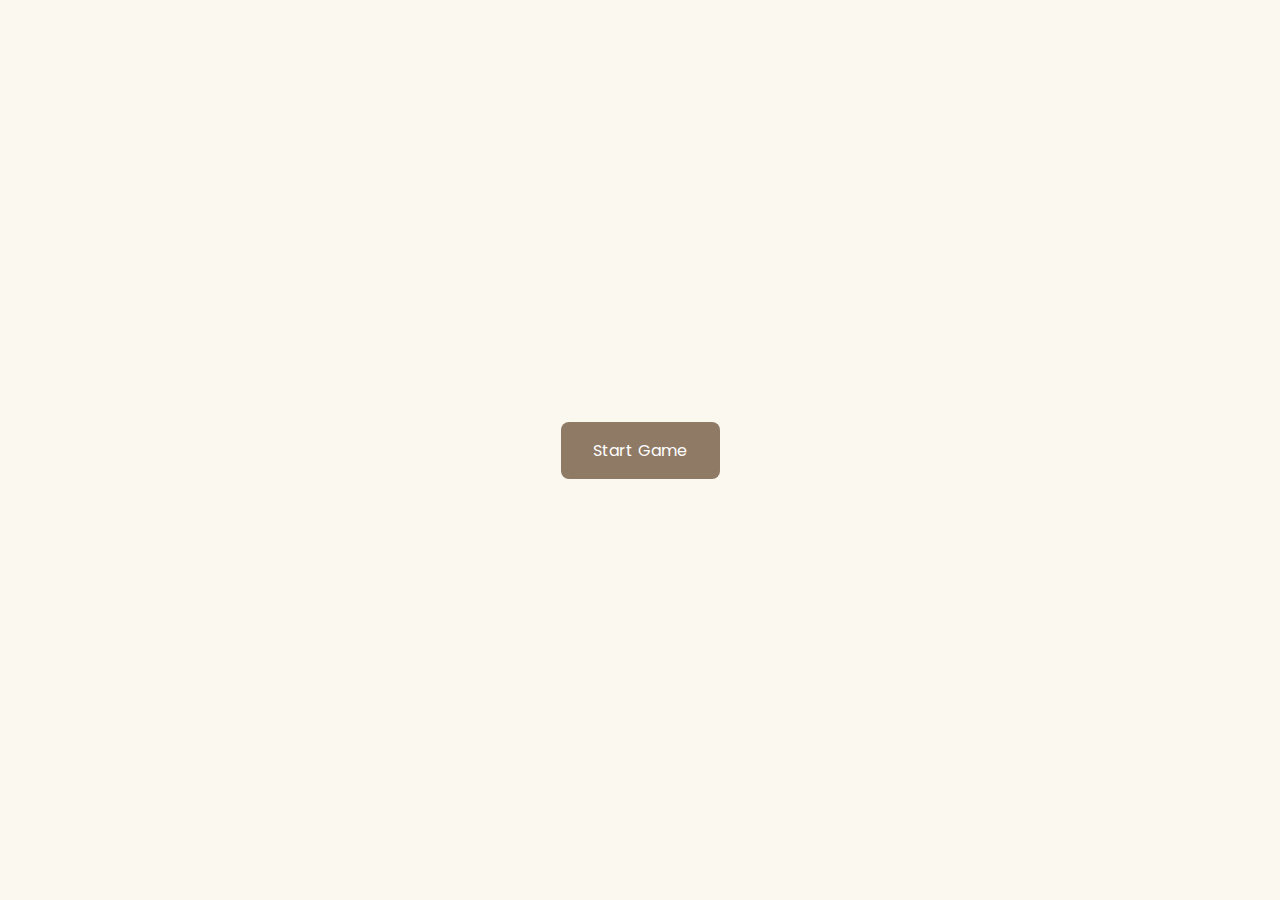
<file: html javascript projects/2048-touch-screen/index.html>
<!DOCTYPE html>
<html lang="en">
  <head>
    <meta name="viewport" content="width=device-width, initial-scale=1.0" />
    <title>2048 Game</title>
    <!-- Google Fonts -->
    <link
      href="https://fonts.googleapis.com/css2?family=Poppins:wght@400;600&display=swap"
      rel="stylesheet"
    />
    <!-- Stylesheet-->
    <link rel="stylesheet" href="style.css" />
  </head>
  <body>
    <div class="container hide">
      <div class="heading">
        <h1>2048</h1>
        <div class="score-container">
          Score:
          <span id="score">0</span>
        </div>
      </div>
      <div class="grid"></div>
    </div>
    <div class="cover-screen">
      <h2 id="over-text" class="hide">Game Over</h2>
      <p id="result"></p>
      <button id="start-button">Start Game</button>
    </div>
    <!-- Script -->
    <script src="script.js"></script>
  </body>
</html>
</file>
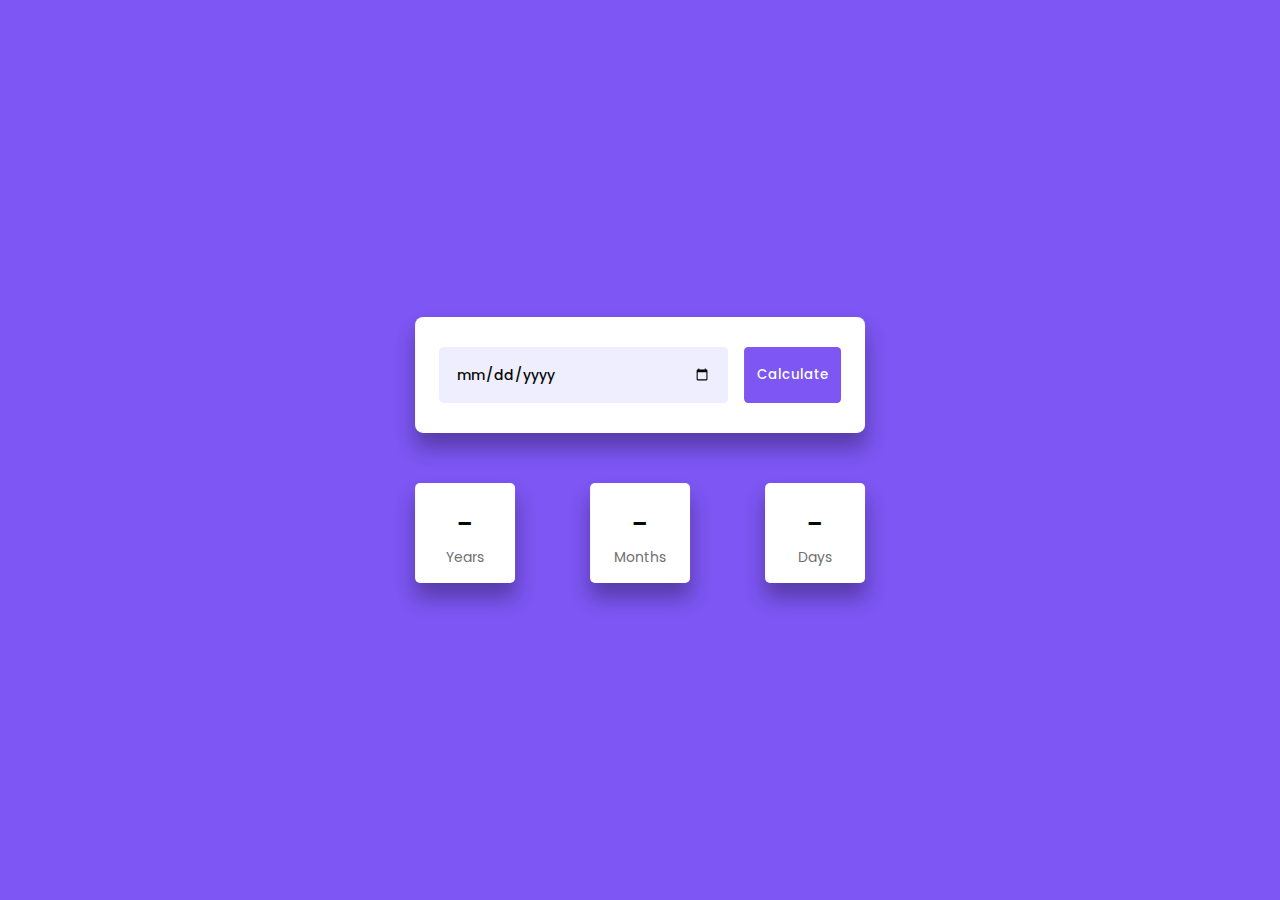
<file: html javascript projects/Age Calculator Javascript/index.html>
<!DOCTYPE html>
<html lang="en">
  <head>
    <meta name="viewport" content="width=device-width, initial-scale=1.0" />
    <title>Age Calculator</title>
    <!-- Google Fonts -->
    <link
      href="https://fonts.googleapis.com/css2?family=Poppins:wght@400;500&display=swap"
      rel="stylesheet"
    />
    <!-- Stylesheet -->
    <link rel="stylesheet" href="style.css" />
  </head>
  <body>
    <div class="container">
      <div class="input-wrapper">
        <input type="date" id="date-input" />
        <button id="calc-age-btn">Calculate</button>
      </div>
      <div class="output-wrapper">
        <div>
          <span id="years">-</span>
          <p>Years</p>
        </div>
        <div>
          <span id="months">-</span>
          <p>Months</p>
        </div>
        <div>
          <span id="days">-</span>
          <p>Days</p>
        </div>
      </div>
    </div>
    <!-- Script -->
    <script src="script.js"></script>
  </body>
</html>
</file>
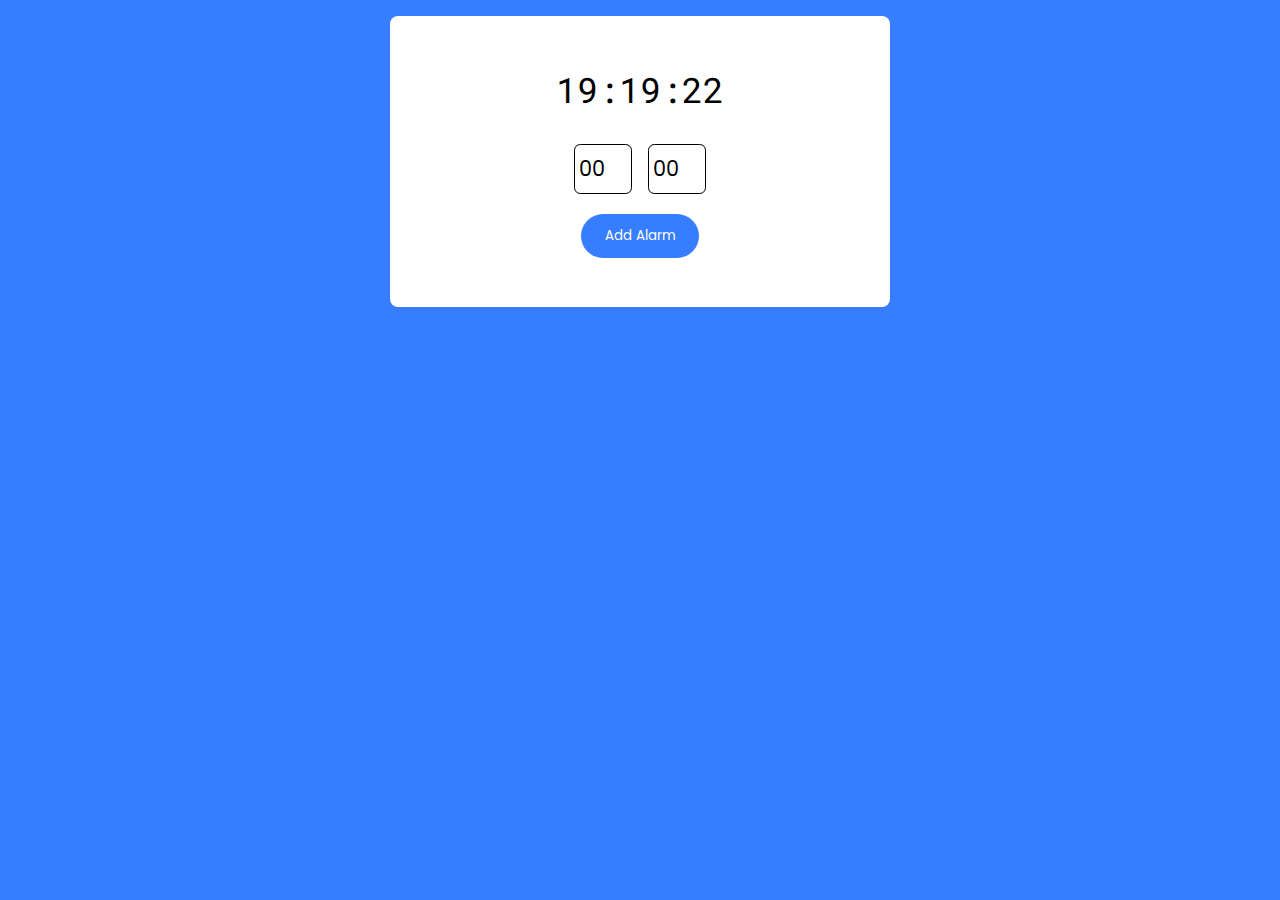
<file: html javascript projects/Alarm App/index.html>
<!DOCTYPE html>
<html lang="en">
  <head>
    <meta name="viewport" content="width=device-width, initial-scale=1.0" />
    <title>Alarm App</title>
    <!-- Font Awesome Icons -->
    <link
      rel="stylesheet"
      href="https://cdnjs.cloudflare.com/ajax/libs/font-awesome/6.2.1/css/all.min.css"
    />
    <!-- Google Fonts -->
    <link
      href="https://fonts.googleapis.com/css2?family=Poppins&family=Roboto+Mono:wght@500&display=swap"
      rel="stylesheet"
    />
    <!-- Stylesheet -->
    <link rel="stylesheet" href="style.css" />
  </head>
  <body>
    <div class="wrapper">
      <div class="timer-display">00:00:00</div>
      <div class="container">
        <div class="inputs">
          <input
            type="number"
            id="hourInput"
            placeholder="00"
            min="0"
            max="23"
          />
          <input
            type="number"
            id="minuteInput"
            placeholder="00"
            min="0"
            max="59"
          />
        </div>
        <button id="set">Add Alarm</button>
        <div class="activeAlarms"></div>
      </div>
    </div>
    <!-- Script -->
    <script src="script.js"></script>
  </body>
</html>
</file>
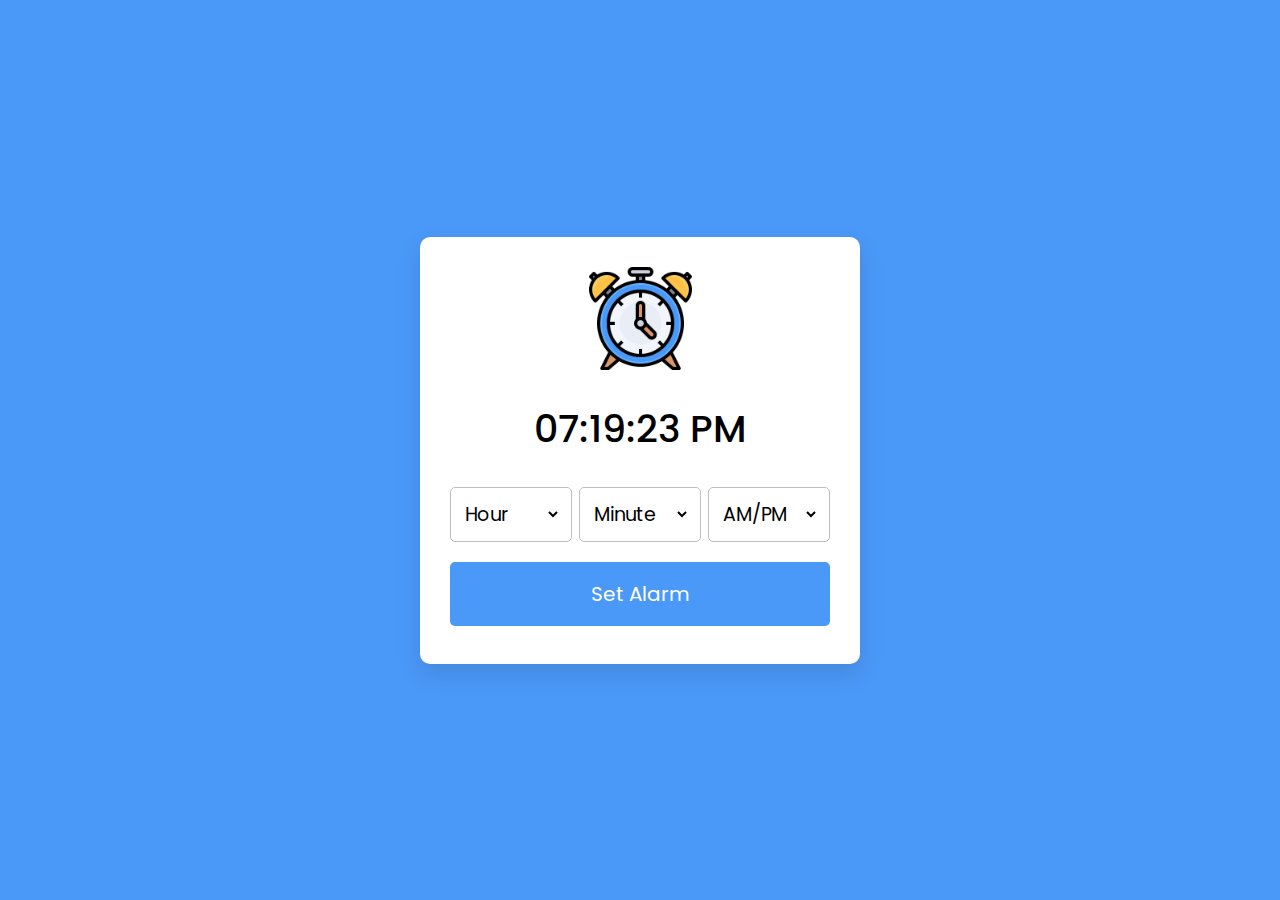
<file: html javascript projects/Alarm Clock in JavaScript/index.html>
<!DOCTYPE html>
<!-- Coding By CodingNepal - youtube.com/codingnepal -->
<html lang="en" dir="ltr">
  <head>
    <meta charset="utf-8">
    <title>Alarm Clock in JavaScript | CodingNepal</title>
    <link rel="stylesheet" href="style.css">
    <meta name="viewport" content="width=device-width, initial-scale=1.0">
  </head>
  <body>
    <div class="wrapper">
      <img src="./files/clock.svg" alt="clock">
      <h1>00:00:00 PM</h1>
      <div class="content">
        <div class="column">
          <select>
            <option value="Hour" selected disabled hidden>Hour</option>
          </select>
        </div>
        <div class="column">
          <select>
            <option value="Minute" selected disabled hidden>Minute</option>
          </select>
        </div>
        <div class="column">
          <select>
            <option value="AM/PM" selected disabled hidden>AM/PM</option>
          </select>
        </div>
      </div>
      <button>Set Alarm</button>
    </div>

    <script src="script.js"></script>

  </body>
</html>
</file>
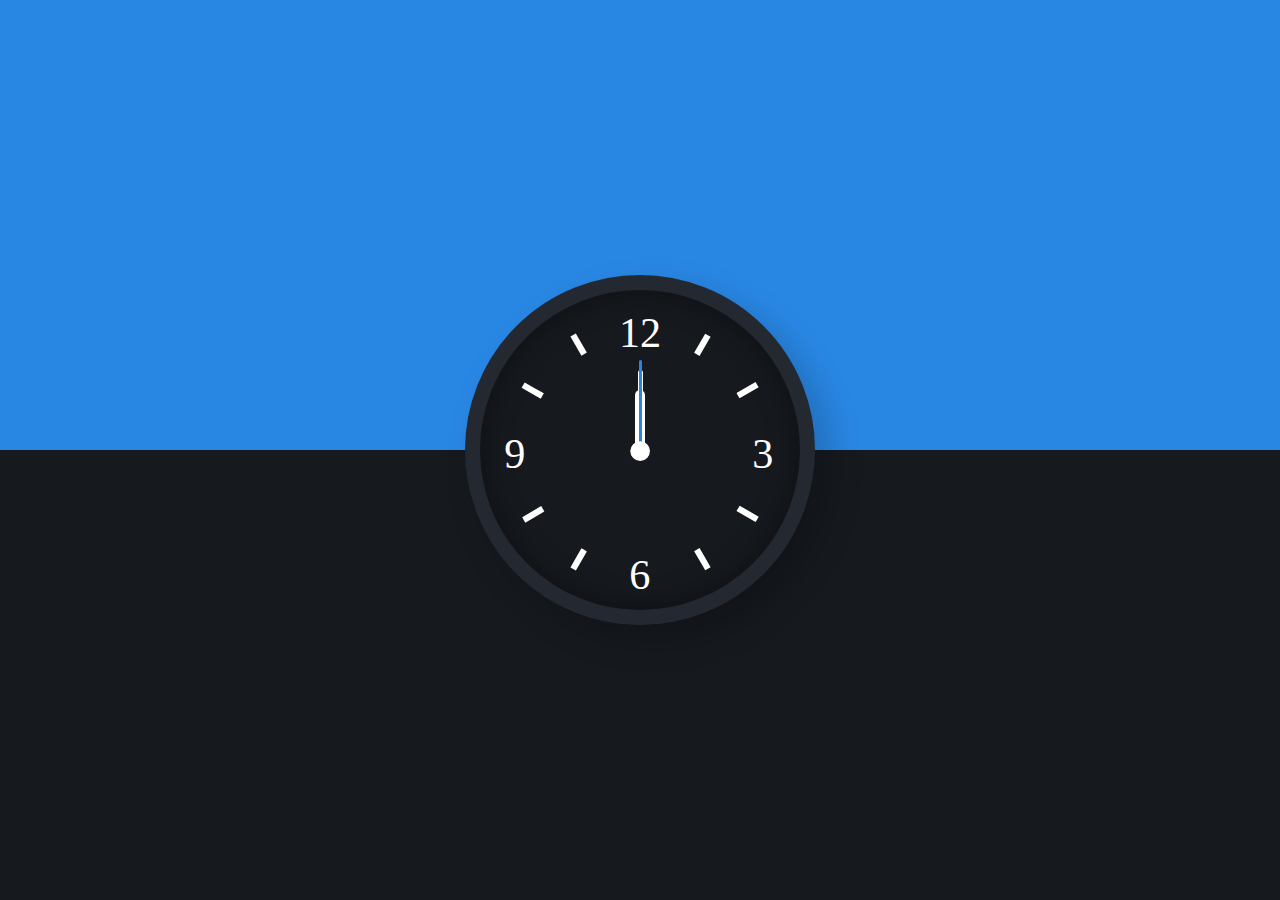
<file: html javascript projects/Analog Clock/index.html>
<!DOCTYPE html>
<html lang="en">
<head>
    <meta name="viewport" content="width=device-width, initial-scale=1.0">
    <title>Analog Clock</title>
    <!-- Stylesheet-->
    <link rel="stylesheet" href="style.css">   
</head>
<body>
    <div class="clock">
        <div class="hour hand" id="hour"></div>
        <div class="minute hand" id="minute"></div>
        <div class="seconds hand" id="seconds"></div>
        <img src="clock template.svg" alt="clock">
    </div>
    <!-- Script -->
    <script src="script.js"></script>
</body>
</html>
</file>
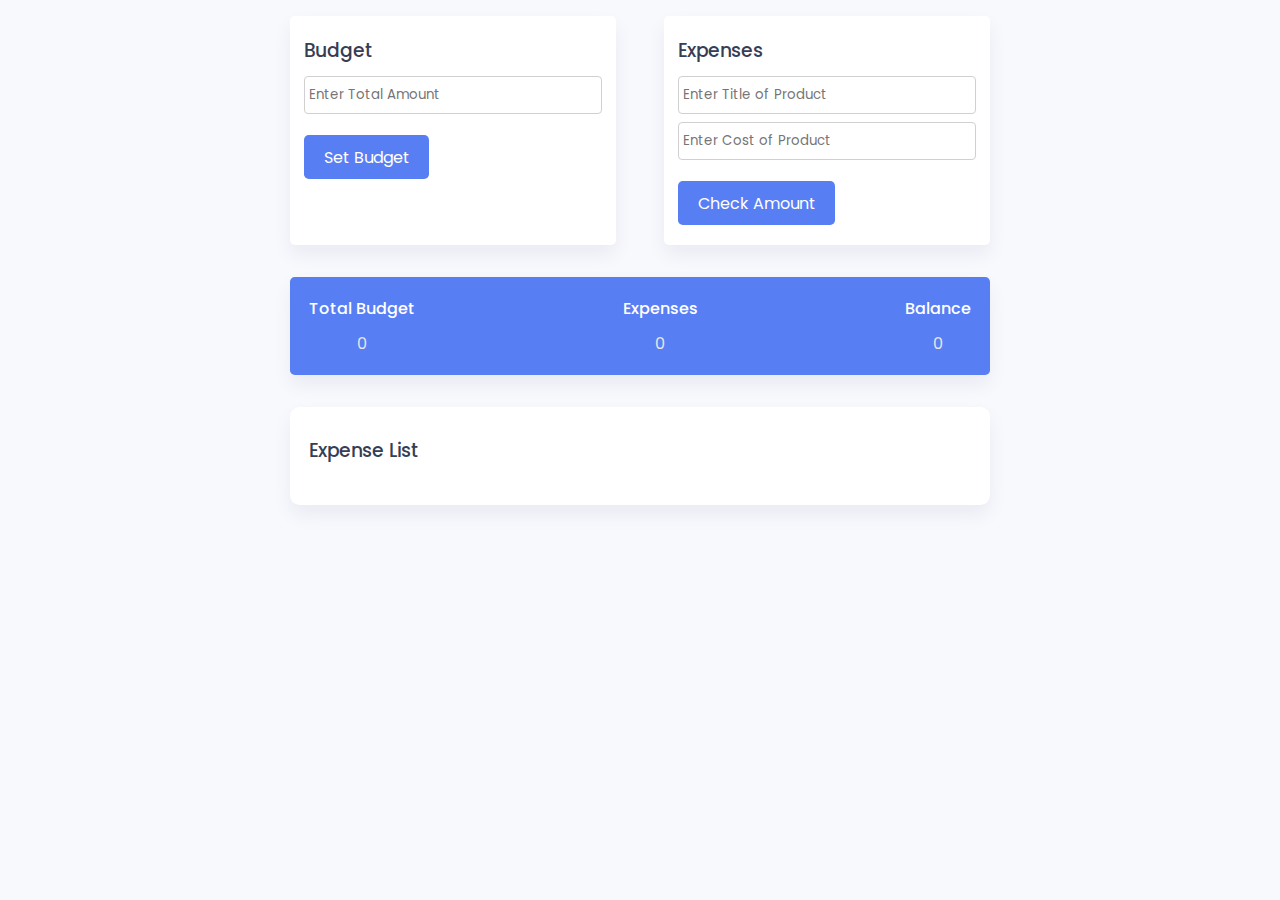
<file: html javascript projects/Budget App/index.html>
<!DOCTYPE html>
<html lang="en">
  <head>
    <meta name="viewport" content="width=device-width, initial-scale=1.0" />
    <title>Budget App</title>
    <!-- Font Awesome Icons -->
    <link
      rel="stylesheet"
      href="https://cdnjs.cloudflare.com/ajax/libs/font-awesome/6.1.1/css/all.min.css"
    />
    <!-- Google Fonts -->
    <link
      href="https://fonts.googleapis.com/css2?family=Poppins:wght@400;500&display=swap"
      rel="stylesheet"
    />
    <!-- Stylesheet -->
    <link rel="stylesheet" href="style.css" />
  </head>
  <body>
    <div class="wrapper">
      <div class="container">
        <div class="sub-container">
          <!-- Budget -->
          <div class="total-amount-container">
            <h3>Budget</h3>
            <p class="hide error" id="budget-error">
              Value cannot be empty or negative
            </p>
            <input
              type="number"
              id="total-amount"
              placeholder="Enter Total Amount"
            />
            <button class="submit" id="total-amount-button">Set Budget</button>
          </div>

          <!-- Expenditure -->
          <div class="user-amount-container">
            <h3>Expenses</h3>
            <p class="hide error" id="product-title-error">
              Values cannot be empty
            </p>
            <input
              type="text"
              class="product-title"
              id="product-title"
              placeholder="Enter Title of Product"
            />
            <input
              type="number"
              id="user-amount"
              placeholder="Enter Cost of Product"
            />
            <button class="submit" id="check-amount">Check Amount</button>
          </div>
        </div>
        <!-- Output -->
        <div class="output-container flex-space">
          <div>
            <p>Total Budget</p>
            <span id="amount">0</span>
          </div>
          <div>
            <p>Expenses</p>
            <span id="expenditure-value">0</span>
          </div>
          <div>
            <p>Balance</p>
            <span id="balance-amount">0</span>
          </div>
        </div>
      </div>
      <!-- List -->
      <div class="list">
        <h3>Expense List</h3>
        <div class="list-container" id="list"></div>
      </div>
    </div>
    <!-- Script -->
    <script src="script.js"></script>
  </body>
</html>
</file>
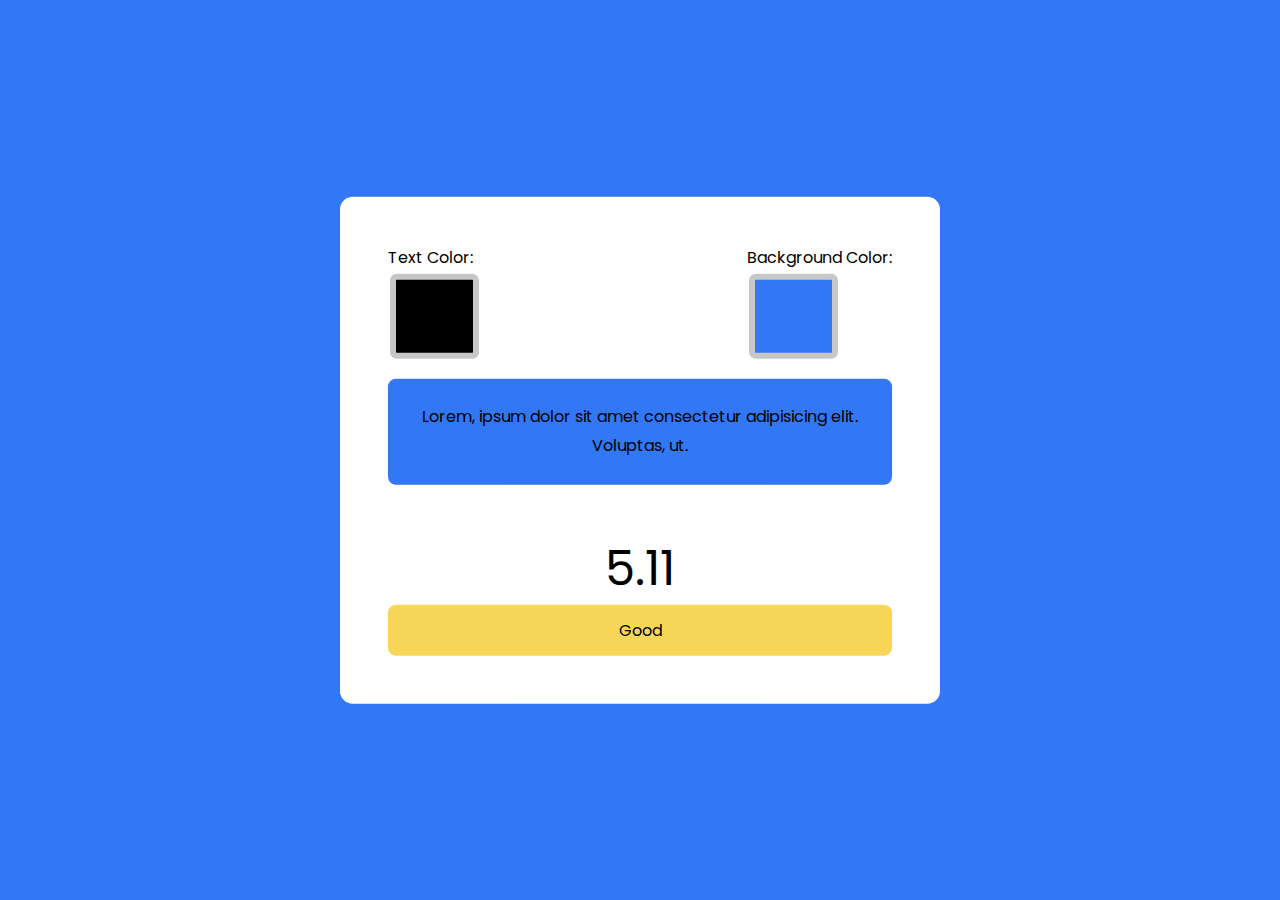
<file: html javascript projects/Color Contrast Checker/index.html>
<!DOCTYPE html>
<html lang="en">
  <head>
    <meta name="viewport" content="width=device-width, initial-scale=1.0" />
    <title>Color Contrast Checker</title>
    <!-- Google Fonts -->
    <link
      href="https://fonts.googleapis.com/css2?family=Poppins:wght@400;600&display=swap"
      rel="stylesheet"
    />
    <!-- Stylesheet -->
    <link rel="stylesheet" href="style.css" />
  </head>
  <body>
    <div class="container">
      <div class="input-colors">
        <div class="color-container">
          <label for="text-color">Text Color:</label>
          <input type="color" id="text-color" value="#000000" />
        </div>
        <div class="color-container">
          <label for="bg-color">Background Color:</label>
          <input type="color" id="bg-color" value="#3277f6" />
        </div>
      </div>
      <div class="result">
        <div id="preview">
          Lorem, ipsum dolor sit amet consectetur adipisicing elit. Voluptas,
          ut.
        </div>
        <p id="contrast">1</p>
        <p id="rating">Demo Text</p>
      </div>
    </div>
    <!-- Script -->
    <script src="script.js"></script>
  </body>
</html>
</file>
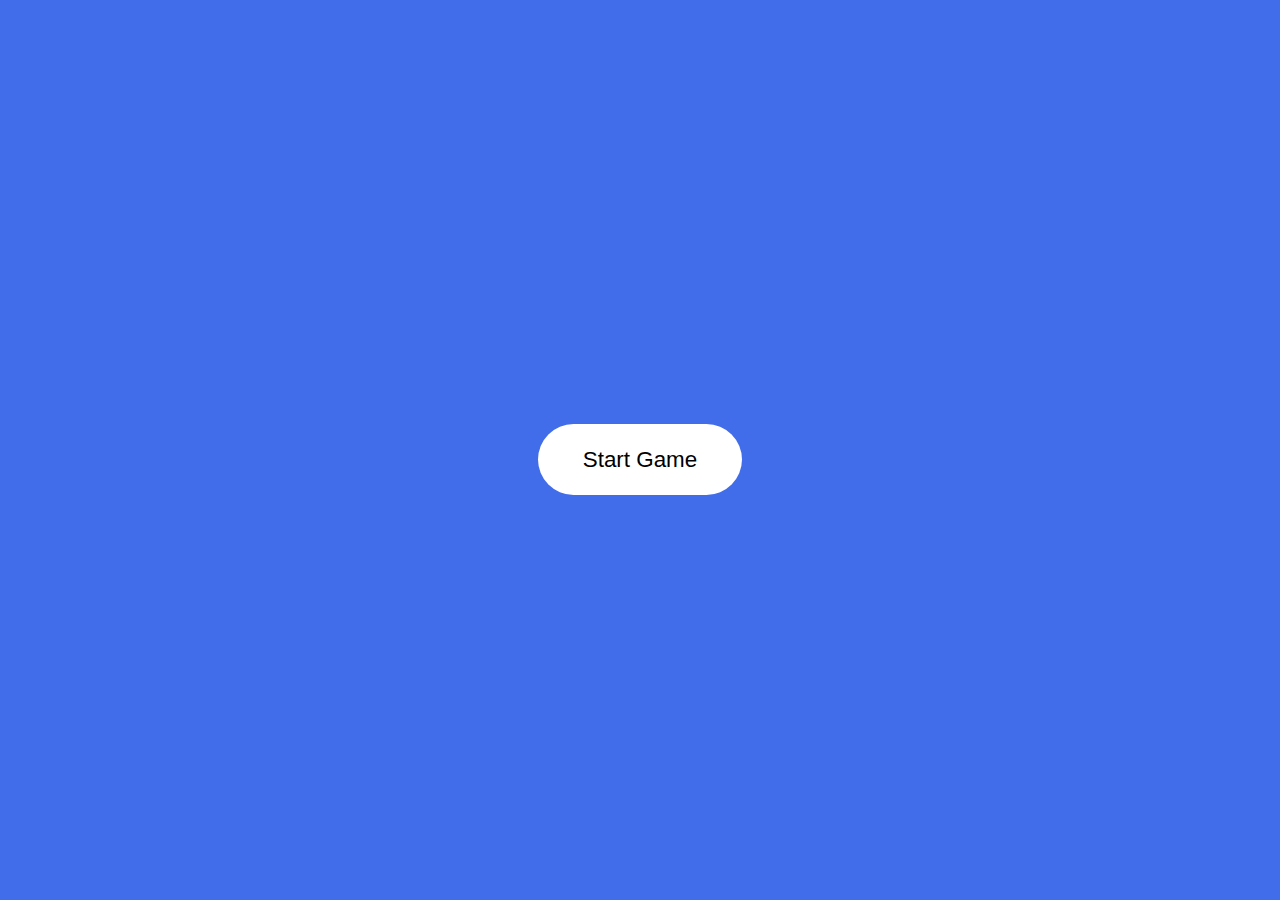
<file: html javascript projects/Connect 4/index.html>
<!DOCTYPE html>
<html lang="en">
  <head>
    <meta name="viewport" content="width=device-width, initial-scale=1.0" />
    <title>Connect 4</title>
    <!-- Google Fonts -->
    <link
      href="https://fonts.googleapis.com/css2?family=Poppins:wght@400;500&display=swap"
      rel="stylesheet"
    />
    <!-- Stylesheet -->
    <link rel="stylesheet" href="style.css" />
  </head>
  <body>
    <div class="wrapper">
      <div id="playerTurn">Demo Text</div>
      <div class="container"></div>
      <div id="information">
        <div class="player-wrappers">
          Player 1
          <div class="player1"></div>
        </div>
        <div class="player-wrappers">
          Player 2
          <div class="player2"></div>
        </div>
      </div>
    </div>
    <div class="startScreen">
      <div id="message"></div>
      <button id="start">Start Game</button>
    </div>
    <!-- Script -->
    <script src="script.js"></script>
  </body>
</html>
</file>
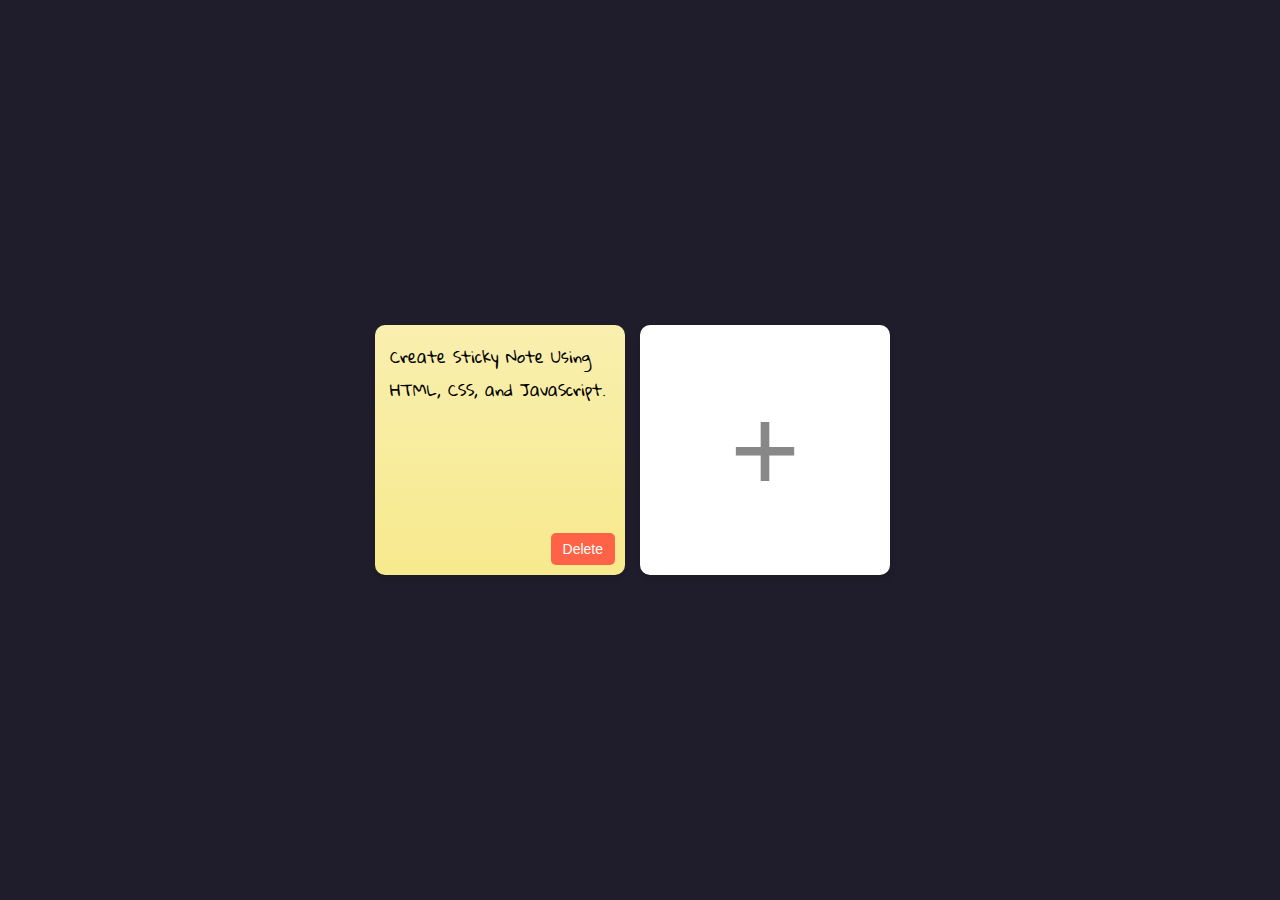
<file: html javascript projects/create-sticky-notes-with-html-css-and-javascript-source-code/index.html>
<!DOCTYPE html>
<html lang="en">
  <head>
    <meta charset="UTF-8" />
    <meta name="viewport" content="width=device-width, initial-scale=1.0" />
    <title>Sticky Notes</title>
    <link rel="stylesheet" href="https://fonts.googleapis.com/css?family=Gloria+Hallelujah"/>
    <link rel="stylesheet" href="styles.css">
  </head>
  <body>
    <div class="sticky-notes">
      <div class="note-container">
        <div class="note-content" contenteditable>
          Create Sticky Note Using HTML, CSS, and JavaScript.
        </div>
        <div class="note-actions">
          <button class="delete-note" onclick="deleteNote(this)">Delete</button>
        </div>
      </div>
    </div>
    <div class="create-note" title="New Notes" onclick="createNote()">+</div>
  <script src="script.js"></script>
  </body>
</html>
</file>
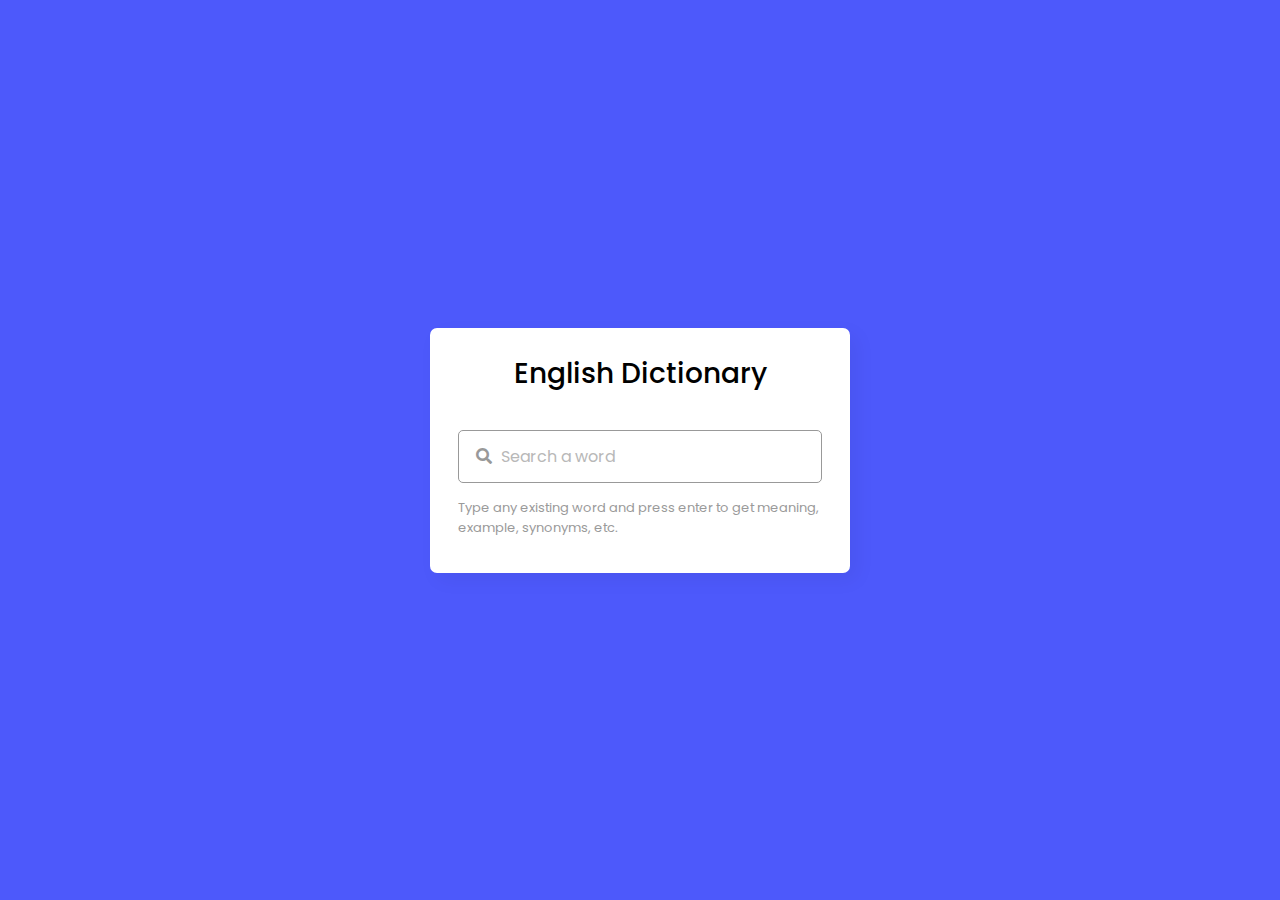
<file: html javascript projects/Dictionary App in JavaScript/index.html>
<!DOCTYPE html>
<!-- Coding By CodingNepal - youtube.com/codingnepal -->
<html lang="en" dir="ltr">
  <head>
    <meta charset="utf-8">  
    <title>Dictionary App in JavaScript | CodingNepal</title>
    <link rel="stylesheet" href="style.css">
    <meta name="viewport" content="width=device-width, initial-scale=1.0">
    <!-- CDN Link for Icons -->
    <link rel="stylesheet" href="https://fonts.googleapis.com/icon?family=Material+Icons">
    <link rel="stylesheet" href="https://cdnjs.cloudflare.com/ajax/libs/font-awesome/5.15.3/css/all.min.css"/>
  </head>
  <body>
    <div class="wrapper">
      <header>English Dictionary</header>
      <div class="search">
        <input type="text" placeholder="Search a word" required spellcheck="false">
        <i class="fas fa-search"></i>
        <span class="material-icons">close</span>
      </div>
      <p class="info-text">Type any existing word and press enter to get meaning, example, synonyms, etc.</p>
      <ul>
        <li class="word">
          <div class="details">
            <p>__</p>
            <span>_ _</span>
          </div>
          <i class="fas fa-volume-up"></i>
        </li>
        <div class="content">
          <li class="meaning">
            <div class="details">
              <p>Meaning</p>
              <span>___</span>
            </div>
          </li>
          <li class="example">
            <div class="details">
              <p>Example</p>
              <span>___</span>
            </div>
          </li>
          <li class="synonyms">
            <div class="details">
              <p>Synonyms</p>
              <div class="list"></div>
            </div>
          </li>
        </div>
      </ul>
    </div>

    <script src="script.js"></script>

  </body>
</html>
</file>
<file: html javascript projects/2048-touch-screen/style.css>
* {
  padding: 0;
  margin: 0;
  box-sizing: border-box;
  font-family: "Poppins", sans-serif;
}
body {
  background-color: #faf8ef;
}
.heading {
  display: flex;
  align-items: center;
  justify-content: space-between;
}
h1 {
  color: #776e65;
}
.container {
  position: absolute;
  transform: translate(-50%, -50%);
  left: 50%;
  top: 50%;
}
h1 {
  font-size: 4em;
}
.score-container {
  color: #776e65;
}
#score {
  font-weight: 600;
}
.grid {
  width: 25em;
  height: 25em;
  background-color: #cdc1b5;
  border: 5px solid #bbada0;
  margin: 0 auto;
  display: flex;
  flex-wrap: wrap;
  border-radius: 0.5em;
}
.box {
  width: 97.5px;
  height: 97.5px;
  border: 5px solid #bbada0;
  font-size: 40px;
  font-weight: bold;
  display: flex;
  align-items: center;
  justify-content: center;
}
.cover-screen {
  position: absolute;
  top: 0;
  left: 0;
  background-color: #faf8ef;
  height: 100%;
  width: 100%;
  display: flex;
  flex-direction: column;
  justify-content: center;
  align-items: center;
}
#start-button {
  background-color: #8f7a66;
  padding: 1em 2em;
  border: none;
  border-radius: 0.5em;
  font-size: 1em;
  letter-spacing: 0.2px;
  color: #ffffff;
}
.hide {
  display: none;
}
.box-2 {
  background-color: #eee4da;
  color: #727371;
}
.box-4 {
  background-color: #eee1c9;
  color: #727371;
}

.box-8 {
  background-color: #f3b27a;
  color: white;
}

.box-16 {
  background-color: #f69664;
  color: white;
}

.box-32 {
  background-color: #f77c5f;
  color: white;
}

.box-64 {
  background-color: #f75f3b;
  color: white;
}

.box-128 {
  background-color: #edd073;
  color: white;
}

.box-256 {
  background-color: #edcc63;
  color: white;
}

.box-512 {
  background-color: #edc651;
  color: white;
}

.box-1024 {
  background-color: #eec744;
  color: white;
}

.box-2048 {
  background-color: #ecc230;
  color: white;
}
</file>
<file: html javascript projects/Age Calculator Javascript/style.css>
* {
  padding: 0;
  margin: 0;
  box-sizing: border-box;
  font-family: "Poppins", sans-serif;
}
body {
  background-color: #7d56f3;
}
.container {
  width: min(60%, 28.12em);
  position: absolute;
  transform: translate(-50%, -50%);
  top: 50%;
  left: 50%;
}
.container * {
  border: none;
  outline: none;
}
.input-wrapper {
  background-color: #ffffff;
  padding: 1.87em 1.5em;
  border-radius: 0.5em;
  box-shadow: 0 0.93em 1.25em rgba(0, 0, 0, 0.3);
  margin-bottom: 3.12em;
  display: grid;
  grid-template-columns: 9fr 3fr;
  gap: 1em;
}
input,
button {
  font-weight: 500;
  border-radius: 0.31em;
}
input {
  background-color: #eeeeff;
  color: #080808;
  padding: 1.2em 1.25em;
  font-size: 0.87em;
}
button {
  color: #ffffff;
  background-color: #7d56f3;
}
.output-wrapper {
  width: 100%;
  display: flex;
  justify-content: space-between;
}
.output-wrapper div {
  height: 6.25em;
  width: 6.25em;
  background-color: #ffffff;
  border-radius: 0.31em;
  color: #080808;
  display: grid;
  place-items: center;
  padding: 1.25em 0;
  box-shadow: 0 0.93em 1.25em rgba(0, 0, 0, 0.3);
}
span {
  font-size: 1.87em;
  font-weight: 500;
}
p {
  font-size: 0.87em;
  color: #707070;
  font-weight: 400;
}
</file>
<file: html javascript projects/Alarm App/style.css>
* {
  padding: 0;
  margin: 0;
  box-sizing: border-box;
  font-family: "Poppins", sans-serif;
}
body {
  background-color: #377dff;
}
.hide {
  display: none;
}
.wrapper {
  background-color: #ffffff;
  width: 90%;
  max-width: 31.25em;
  padding: 3.12em 5em;
  position: absolute;
  transform: translateX(-50%);
  left: 50%;
  top: 1em;
  border-radius: 0.5em;
}
.timer-display {
  font-size: 2.18em;
  text-align: center;
  font-family: "Roboto Mono", monospace;
}
.inputs {
  display: flex;
  align-items: center;
  justify-content: center;
  gap: 1em;
  margin-top: 2em;
}
.inputs input {
  width: 2.8em;
  font-size: 1.3em;
  border: 1px solid #000000;
  border-radius: 0.3em;
  padding: 0.4em 0.2em;
}
#set {
  background-color: #377dff;
  border: none;
  padding: 0.9em 1.8em;
  display: block;
  margin: 1.5em auto 0 auto;
  border-radius: 2em;
  color: #ffffff;
}
.alarm {
  display: grid;
  grid-template-columns: 8fr 2fr 2fr;
  gap: 1em;
  margin-top: 1.5em;
  align-items: center;
  border-bottom: 1px solid #898f9b;
  padding-bottom: 0.6em;
}
.alarm input[type="checkbox"] {
  appearance: none;
  height: 2em;
  width: 3.75em;
  background-color: #e2e2ec;
  border-radius: 1.25em;
  position: relative;
  cursor: pointer;
  outline: none;
}
.alarm input[type="checkbox"]:before {
  position: absolute;
  content: "";
  background-color: #757683;
  height: 1.43em;
  width: 1.43em;
  border-radius: 50%;
  top: 0.25em;
  left: 0.25em;
}
.alarm input[type="checkbox"]:checked {
  background-color: #d2e2ff;
}
.alarm input[type="checkbox"]:checked:before {
  background-color: #377dff;
  left: 2em;
}
.deleteButton {
  background-color: transparent;
  font-size: 1.5em;
  color: #377dff;
  border: none;
  cursor: pointer;
}
</file>
<file: html javascript projects/Alarm Clock in JavaScript/style.css>
/* Import Google font - Poppins */
@import url('https://fonts.googleapis.com/css2?family=Poppins:wght@400;500;600&display=swap');
*{
  margin: 0;
  padding: 0;
  box-sizing: border-box;
  font-family: 'Poppins', sans-serif;
}
body, .wrapper, .content{
  display: flex;
  align-items: center;
  justify-content: center;
}
body{
  padding: 0 10px;
  min-height: 100vh;
  background: #4A98F7;
}
.wrapper{
  width: 440px;
  padding: 30px 30px 38px;
  background: #fff;
  border-radius: 10px;
  flex-direction: column;
  box-shadow: 0 10px 25px rgba(0,0,0,0.1);
}
.wrapper img{
  max-width: 103px;
}
.wrapper h1{
  font-size: 38px;
  font-weight: 500;
  margin: 30px 0;
}
.wrapper .content{
  width: 100%;
  justify-content: space-between;
}
.content.disable{
  cursor: no-drop;
}
.content .column{
  padding: 0 10px;
  border-radius: 5px;
  border: 1px solid #bfbfbf;
  width: calc(100% / 3 - 5px);
}
.content.disable .column{
  opacity: 0.6;
  pointer-events: none;
}
.column select{
  width: 100%;
  height: 53px;
  border: none;
  outline: none;
  background: none;
  font-size: 19px;
}
.wrapper button{
  width: 100%;
  border: none;
  outline: none;
  color: #fff;
  cursor: pointer;
  font-size: 20px;
  padding: 17px 0;
  margin-top: 20px;
  border-radius: 5px;
  background: #4A98F7;
}
</file>
<file: html javascript projects/Analog Clock/style.css>
*{
    padding: 0;
    margin: 0;
    box-sizing: border-box;
}
body{
    height: 100vh;
    background: linear-gradient(
        to bottom,
        #2987e4 50%,
        #16191e 50%
    );
}
.clock{
    background: #16191e;
    height: 320px;
    width: 320px;
    position: absolute;
    transform: translate(-50%,-50%);
    top: 50%;
    left: 50%;
    box-sizing: content-box;
    border-radius: 50%;
    border: 15px solid #242931;
    box-shadow: 15px 15px 35px rgba(0,0,0,0.2),
    inset 0 0 30px rgba(0,0,0,0.4);
}
img{
    position: relative;
}
.hand{
    position: absolute;
    background-color: #ffffff;
    margin: auto;
    left: 0;
    right: 0;
    border-radius: 5px;
    transform-origin: bottom;
}
.hour{
    height: 60px;
    width: 10px;
    top: 100px;
}
.minute{
    height: 80px;
    width: 5px;
    top: 80px;
}
.seconds{
    height: 90px;
    width: 3px;
    top: 70px;
    background-color: #2987e4;
}
</file>
<file: html javascript projects/Budget App/style.css>
* {
  padding: 0;
  margin: 0;
  box-sizing: border-box;
  font-family: "Poppins", sans-serif;
}
body {
  background-color: #f7f9fd;
}
.wrapper {
  width: 90%;
  font-size: 16px;
  max-width: 43.75em;
  margin: 1em auto;
}
.container {
  width: 100%;
}
.sub-container {
  width: 100%;
  display: grid;
  grid-template-columns: 1fr 1fr;
  gap: 3em;
}
.flex {
  display: flex;
  align-items: center;
}
.flex-space {
  display: flex;
  justify-content: space-between;
  align-items: center;
}
.wrapper h3 {
  color: #363d55;
  font-weight: 500;
  margin-bottom: 0.6em;
}
.container input {
  display: block;
  width: 100%;
  padding: 0.6em 0.3em;
  border: 1px solid #d0d0d0;
  border-radius: 0.3em;
  color: #414a67;
  outline: none;
  font-weight: 400;
  margin-bottom: 0.6em;
}
.container input:focus {
  border-color: #587ef4;
}
.total-amount-container,
.user-amount-container {
  background-color: #ffffff;
  padding: 1.25em 0.9em;
  border-radius: 0.3em;
  box-shadow: 0 0.6em 1.2em rgba(28, 0, 80, 0.06);
}
.output-container {
  background-color: #587ef4;
  color: #ffffff;
  border-radius: 0.3em;
  box-shadow: 0 0.6em 1.2em rgba(28, 0, 80, 0.06);
  margin: 2em 0;
  padding: 1.2em;
}
.output-container p {
  font-weight: 500;
  margin-bottom: 0.6em;
}
.output-container span {
  display: block;
  text-align: center;
  font-weight: 400;
  color: #e5e5e5;
}
.submit {
  font-size: 1em;
  margin-top: 0.8em;
  background-color: #587ef4;
  border: none;
  outline: none;
  color: #ffffff;
  padding: 0.6em 1.2em;
  border-radius: 0.3em;
  cursor: pointer;
}
.list {
  background-color: #ffffff;
  padding: 1.8em 1.2em;
  box-shadow: 0 0.6em 1.2em rgba(28, 0, 80, 0.06);
  border-radius: 0.6em;
}
.sublist-content {
  width: 100%;
  border-left: 0.3em solid #587ef4;
  margin-bottom: 0.6em;
  padding: 0.5em 1em;
  display: grid;
  grid-template-columns: 3fr 2fr 1fr 1fr;
}
.product {
  font-weight: 500;
  color: #363d55;
}
.amount {
  color: #414a67;
  margin-left: 20%;
}
.icons-container {
  width: 5em;
  margin: 1.2em;
  align-items: center;
}
.product-title {
  margin-bottom: 1em;
}
.hide {
  display: none;
}
.error {
  color: #ff465a;
}
.edit {
  margin-left: auto;
}
.edit,
.delete {
  background: transparent;
  cursor: pointer;
  margin-right: 1.5em;
  border: none;
  color: #587ef4;
}
@media screen and (max-width: 600px) {
  .wrapper {
    font-size: 14px;
  }
  .sub-container {
    grid-template-columns: 1fr;
    gap: 1em;
  }
}
</file>
<file: html javascript projects/Color Contrast Checker/style.css>
* {
  padding: 0;
  margin: 0;
  box-sizing: border-box;
  font-family: "Poppins", sans-serif;
}
body {
  background-color: #3277f6;
}
.container {
  position: absolute;
  width: 90%;
  max-width: 37.5em;
  background-color: #ffffff;
  border-radius: 0.8em;
  left: 50%;
  top: 50%;
  transform: translate(-50%, -50%);
  padding: 3em;
}
.input-colors {
  display: flex;
  justify-content: space-between;
}
.color-container {
  display: flex;
  flex-direction: column;
}
input[type="color"] {
  -webkit-appearance: none;
  -moz-appearance: none;
  appearance: none;
  background-color: transparent;
  width: 7em;
  height: 7em;
  border: none;
}
input[type="color"]::-webkit-color-swatch {
  border-radius: 0.5em;
  border: 0.5em solid #c7c7c7;
}
input[type="color"]:-moz-color-swatch {
  border-radius: 0.5em;
  border: 0.5em solid #c7c7c7;
}
.result {
  margin-top: 1em;
}
#preview {
  padding: 1.5em;
  line-height: 1.8em;
  text-align: center;
  border-radius: 0.5em;
}
#contrast {
  text-align: center;
  font-size: 3em;
  margin-top: 1em;
}
#rating {
  text-align: center;
  padding: 0.8em 0;
  border-radius: 0.5em;
}
@media screen and (max-width: 600px) {
  .container {
    font-size: 0.9em;
  }
  input[type="color"] {
    font-size: 0.8em;
  }
}
</file>
<file: html javascript projects/Connect 4/style.css>
body {
  margin: 0;
  padding: 0;
  font-family: "Poppins", sans-serif;
  background-color: #416cea;
}
.wrapper {
  width: 33.75em;
  background-color: #ffffff;
  position: absolute;
  padding: 2em;
  transform: translateX(-50%);
  left: 50%;
  top: 1.25em;
  border-radius: 0.5em;
}
.container {
  margin: 1.25em auto;
  width: 33.75em;
  border-radius: 0.6em;
  overflow: hidden;
  background-color: #416cea;
}
#information {
  display: grid;
  width: 100%;
  grid-template-columns: 1fr 1fr;
}
.player-wrappers {
  display: flex;
  align-items: center;
  flex-direction: column;
}
.player1:before {
  content: "";
  display: inline-block;
  width: 3.12em;
  height: 3.12em;
  border-radius: 50%;
  background: radial-gradient(#fff04e 1.12em, #ffc400 1.25em);
}
.player2:before {
  content: "";
  display: inline-block;
  width: 3.12em;
  height: 3.12em;
  border-radius: 50%;
  background: radial-gradient(#ff4747 1.12em, #c00303 1.25em);
}
#playerTurn {
  margin: 1em 0;
  text-align: right;
}
#playerTurn span {
  font-weight: 600;
}
.startScreen {
  position: absolute;
  top: 0;
  height: 100vh;
  width: 100vw;
  background-color: #416cea;
  display: flex;
  flex-direction: column;
  align-items: center;
  justify-content: center;
}
.startScreen button {
  background-color: #ffffff;
  font-size: 1.4em;
  padding: 1em 2em;
  border: none;
  outline: none;
  border-radius: 2em;
  cursor: pointer;
}
.grid-row {
  margin: 0 auto;
  display: flex;
}
.grid-box {
  width: 5em;
  height: 5em;
  display: grid;
  place-items: center;
  background: radial-gradient(white 1.37em, #416cea 1.43em);
  cursor: pointer;
}
.hide {
  display: none;
}
#message {
  margin-bottom: 1em;
  color: #ffffff;
  font-size: 1.2em;
}
</file>
<file: html javascript projects/create-sticky-notes-with-html-css-and-javascript-source-code/styles.css>
*{
  margin: 0;
  padding: 0;
}

body {
  display: flex;
  justify-content: center;
  align-items: center;
  background: #1f1d2b;
  font-family: 'Gloria Hallelujah', cursive;
  min-height: 100vh;
}

.sticky-notes {
  display: flex;
  flex-wrap: wrap;
  gap: 20px;
  max-width: 800px;
}

.note-container {
  position: relative;
  width: 250px;
  height: 250px;
  background: linear-gradient(#f9efaf, #f7e98d);
  border-radius: 10px;
  box-shadow: 0 4px 6px rgba(0, 0, 0, 0.1);
  overflow: hidden;
}

.note-container:hover {
  box-shadow: 0 5px 8px rgba(0, 0, 0, 0.15);
}

.note-content {
  padding: 15px;
  height: calc(100% - 40px);
  border: none;
  outline: none;
}

.note-actions {
  position: absolute;
  bottom: 10px;
  right: 10px;
}

.delete-note {
  background-color: #ff6347;
  color: #fff;
  border: none;
  padding: 8px 12px;
  border-radius: 5px;
  cursor: pointer;
  font-size: 14px;
  transition: background-color 0.3s ease;
}

.delete-note:hover {
  background-color: #d9534f;
}

.create-note {
  display: flex;
  justify-content: center;
  align-items: center;
  font: 120px 'Helvetica', sans-serif;
  margin: 0 15px;
  width: 250px;
  height: 250px;
  background-color: #fff;
  color: #888;
  cursor: pointer;
  border-radius: 10px;
  box-shadow: 0 4px 6px rgba(0, 0, 0, 0.1);
  transition: transform 0.2s ease-in-out;
}

.create-note:hover {
  transform: scale(1.05);
  box-shadow: 0 6px 10px rgba(0, 0, 0, 0.2);
}
</file>
<file: html javascript projects/Dictionary App in JavaScript/style.css>
/* Import Google Font - Poppins */
@import url('https://fonts.googleapis.com/css2?family=Poppins:wght@400;500;600;700&display=swap');
*{
  margin: 0;
  padding: 0;
  box-sizing: border-box;
  font-family: 'Poppins', sans-serif;
}
body{
  display: flex;
  align-items: center;
  justify-content: center;
  min-height: 100vh;
  background: #4D59FB;
}
::selection{
  color: #fff;
  background: #4D59FB;
}
.wrapper{
  width: 420px;
  border-radius: 7px;
  background: #fff;
  padding: 25px 28px 45px;
  box-shadow: 7px 7px 20px rgba(0, 0, 0, 0.05);
}
.wrapper header{
  font-size: 28px;
  font-weight: 500;
  text-align: center;
}
.wrapper .search{
  position: relative;
  margin: 35px 0 18px;
}
.search input{
  height: 53px;
  width: 100%;
  outline: none;
  font-size: 16px;
  border-radius: 5px;
  padding: 0 42px;
  border: 1px solid #999;
}
.search input:focus{
  padding: 0 41px;
  border: 2px solid #4D59FB;
}
.search input::placeholder{
  color: #B8B8B8;
}
.search :where(i, span){
  position: absolute;
  top: 50%;
  color: #999;
  transform: translateY(-50%);
}
.search i{
  left: 18px;
  pointer-events: none;
  font-size: 16px;
}
.search input:focus ~ i{
  color: #4D59FB;
}
.search span{
  right: 15px;
  cursor: pointer;
  font-size: 18px;
  display: none;
}
.search input:valid ~ span{
  display: block;
}
.wrapper .info-text{
  font-size: 13px;
  color: #9A9A9A;
  margin: -3px 0 -10px;
}
.wrapper.active .info-text{
  display: none;
}
.info-text span{
  font-weight: 500;
}
.wrapper ul{
  height: 0;
  opacity: 0;
  padding-right: 1px;
  overflow-y: hidden;
  transition: all 0.2s ease;
}
.wrapper.active ul{
  opacity: 1;
  height: 303px;
}
.wrapper ul li{
  display: flex;
  list-style: none;
  margin-bottom: 14px;
  align-items: center;
  padding-bottom: 17px;
  border-bottom: 1px solid #D9D9D9;
  justify-content: space-between;
}
ul li:last-child{
  margin-bottom: 0;
  border-bottom: 0;
  padding-bottom: 0;
}
ul .word p{
  font-size: 22px;
  font-weight: 500;
}
ul .word span{
  font-size: 12px;
  color: #989898;
}
ul .word i{
  color: #999;
  font-size: 15px;
  cursor: pointer;
}
ul .content{
  max-height: 215px;
  overflow-y: auto;
}
ul .content::-webkit-scrollbar{
  width: 0px;
}
.content li .details{
  padding-left: 10px;
  border-radius: 4px 0 0 4px;
  border-left: 3px solid #4D59FB;
}
.content li p{
  font-size: 17px;
  font-weight: 500;
}
.content li span{
  font-size: 15px;
  color: #7E7E7E;
}
.content .synonyms .list{
  display: flex;
  flex-wrap: wrap;
}
.content .synonyms span{
  cursor: pointer;
  margin-right: 5px;
  text-decoration: underline;
}
</file>
